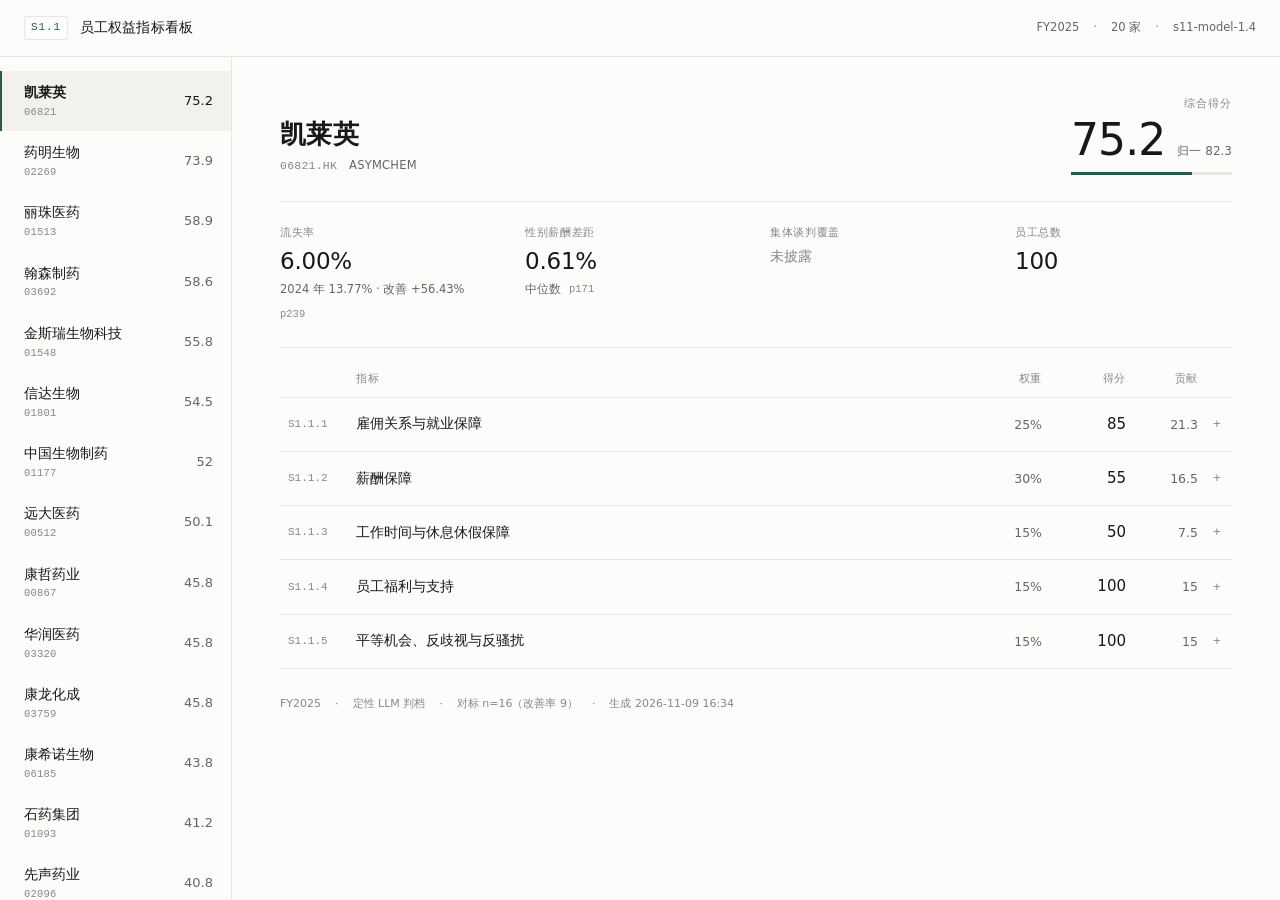
<file: web/index.html>
<!doctype html>
<html lang="zh-CN">
<head>
<meta charset="utf-8">
<meta name="viewport" content="width=device-width, initial-scale=1">
<title>S1.1 员工权益 · 指标看板</title>
<link rel="stylesheet" href="styles.css">
</head>
<body>
<header class="topbar">
  <div class="brand">
    <span class="brand-code">S1.1</span>
    <span class="brand-title">员工权益指标看板</span>
  </div>
  <div class="topbar-meta" id="meta"></div>
</header>

<div class="shell">
  <nav class="rail" id="rail" aria-label="公司列表"></nav>
  <main class="main" id="main"></main>
</div>

<script src="data.js"></script>
<script src="app.js"></script>
</body>
</html>
</file>
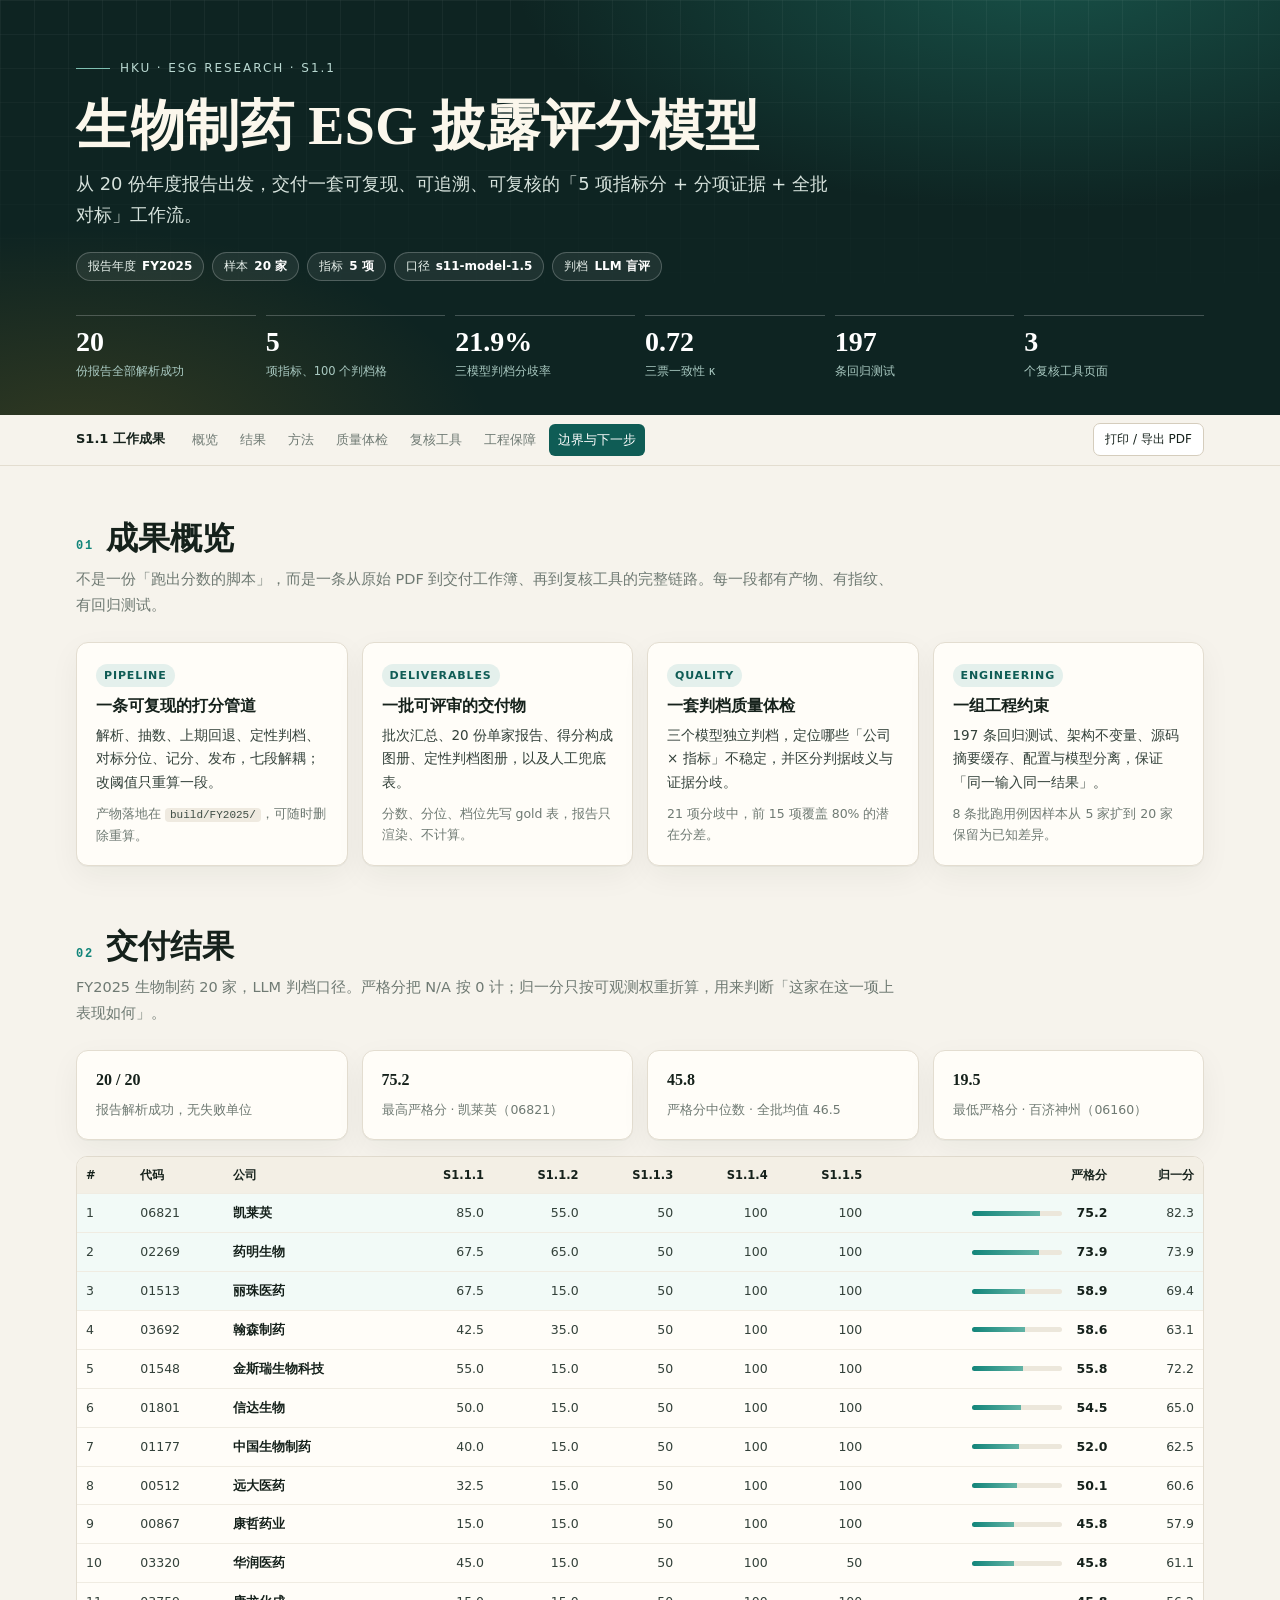
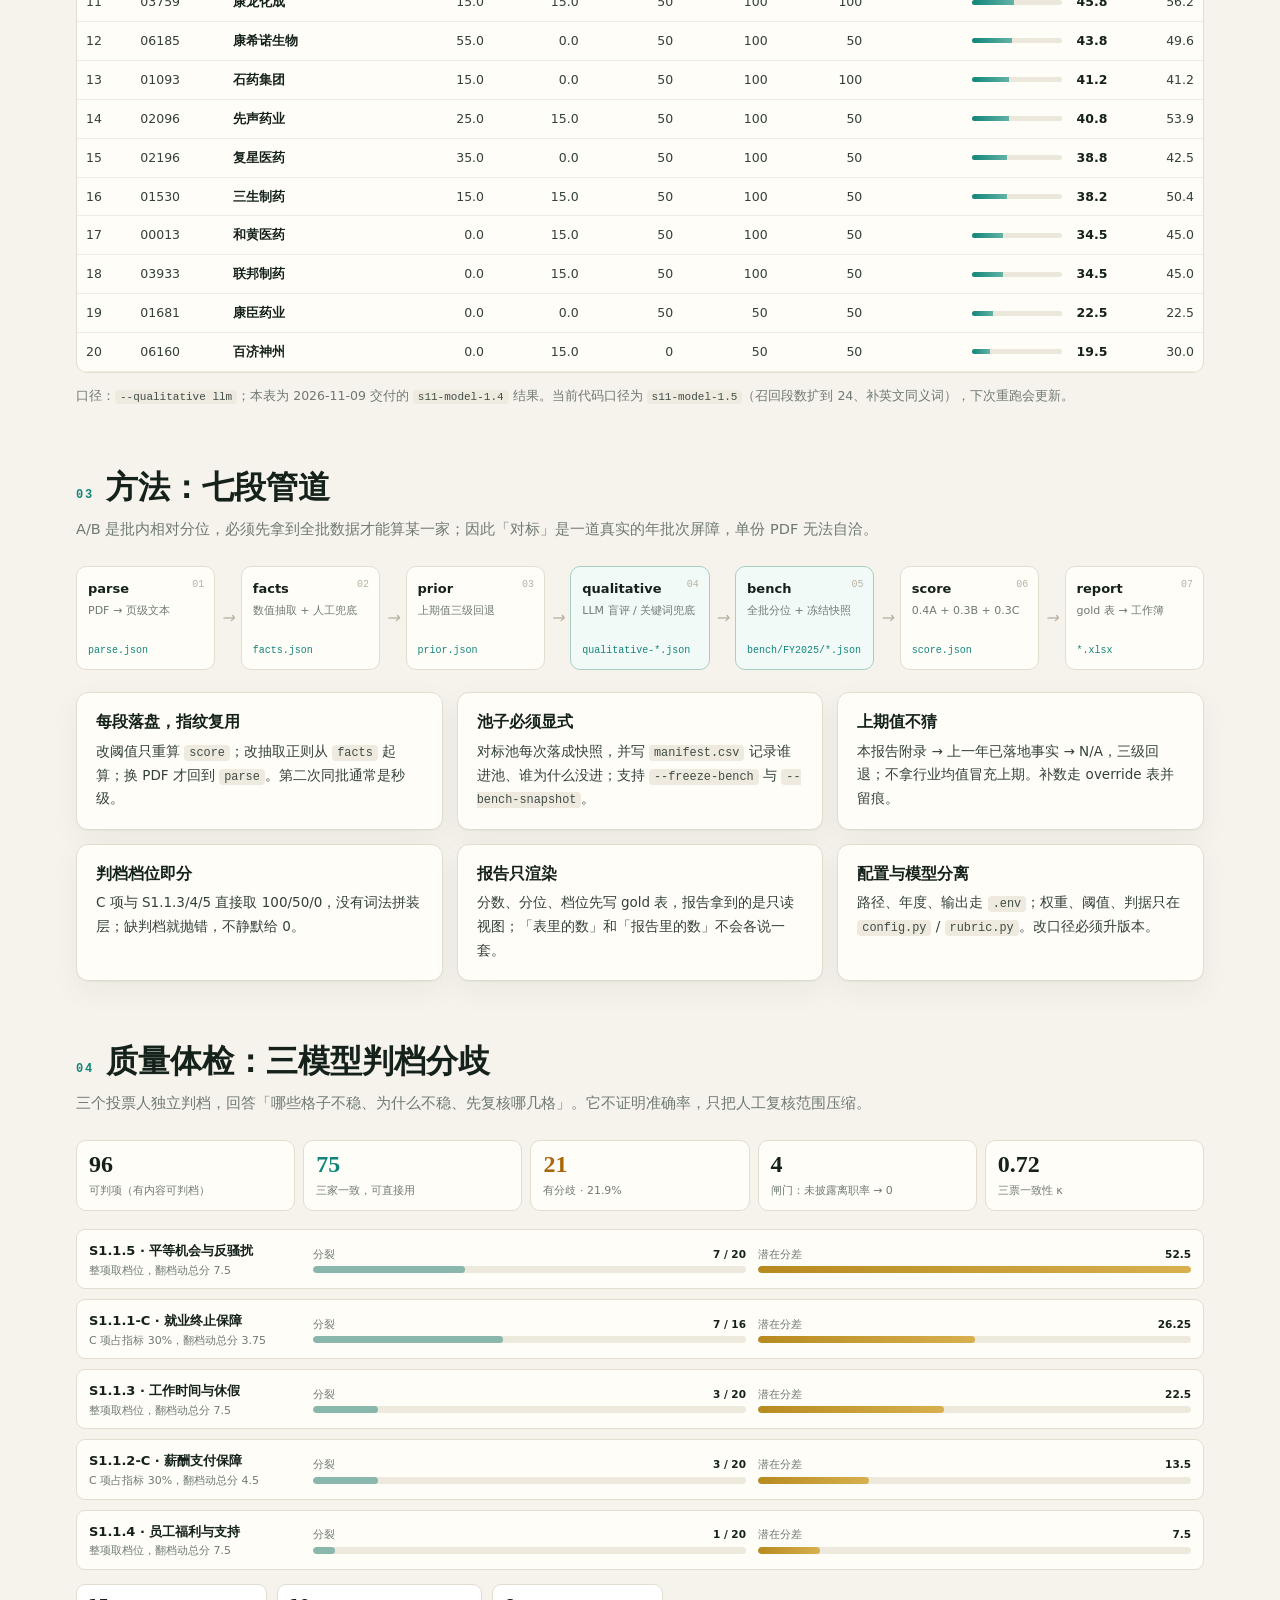
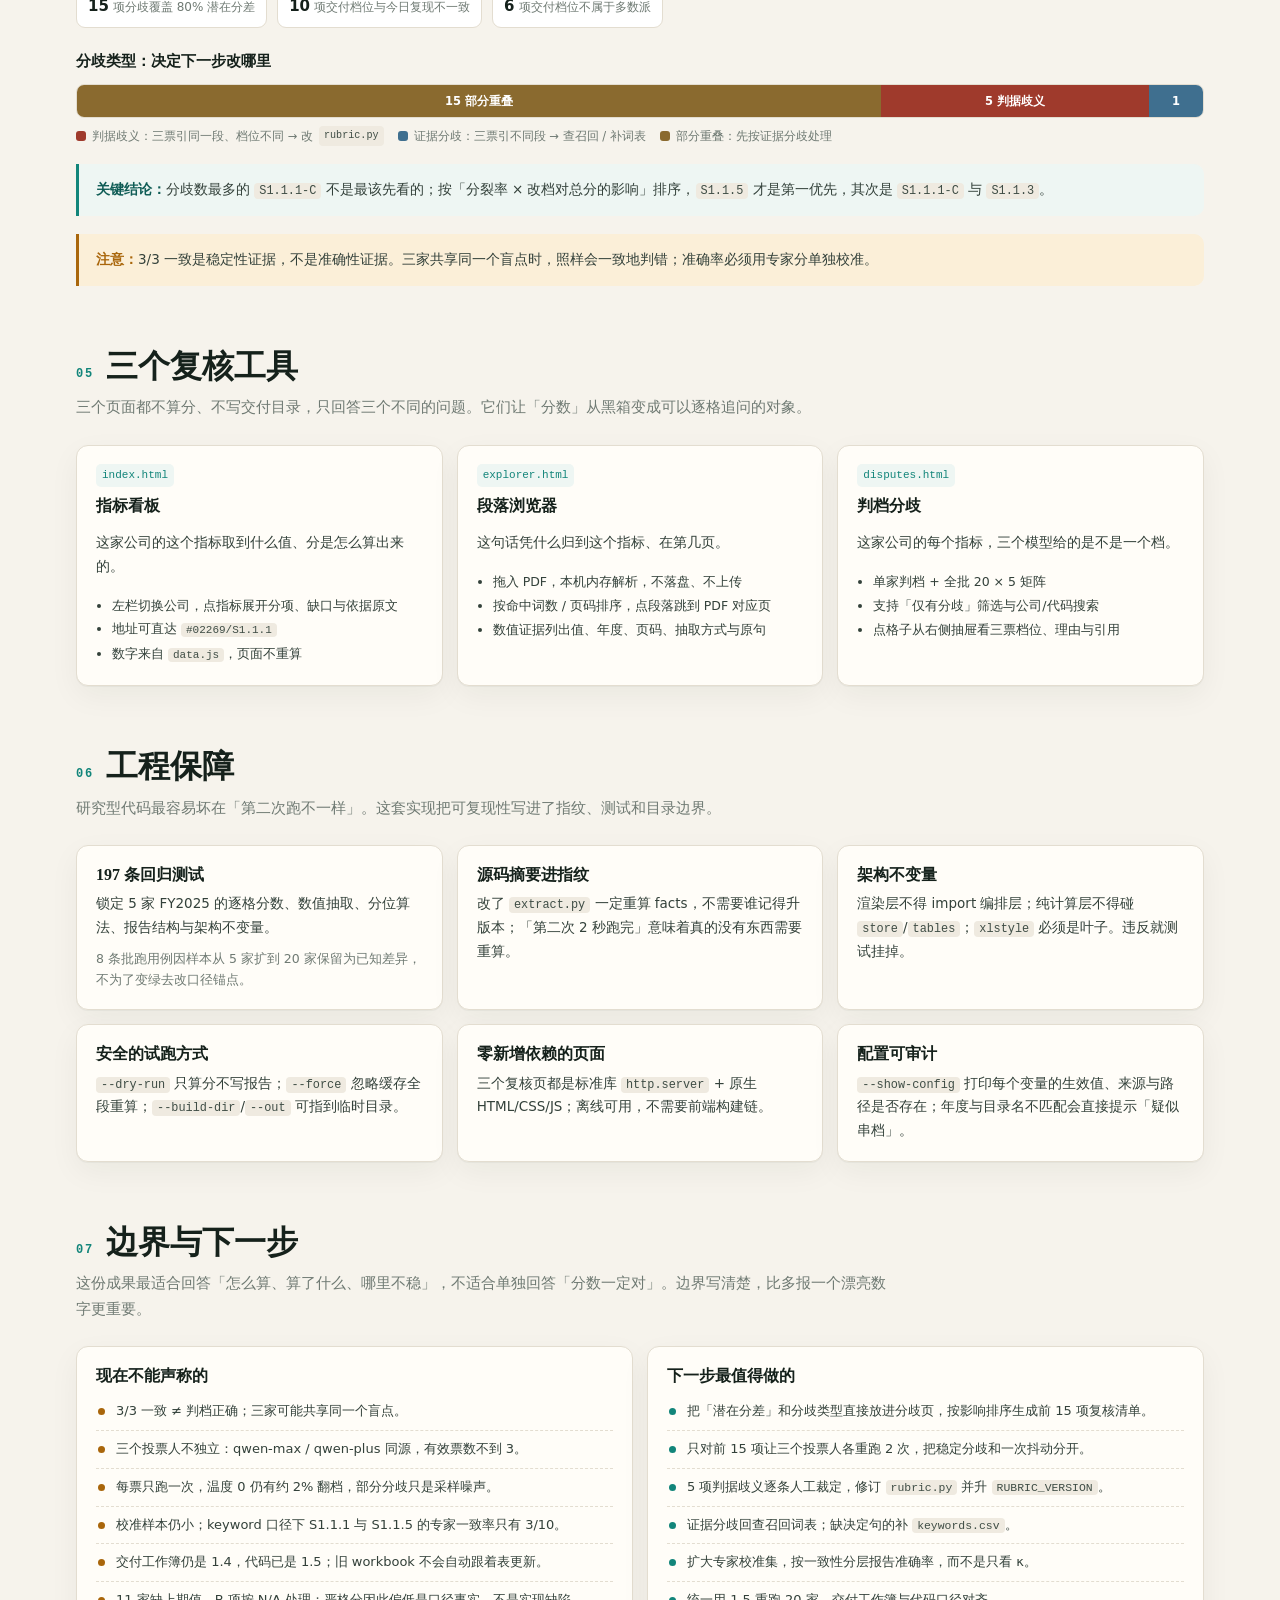
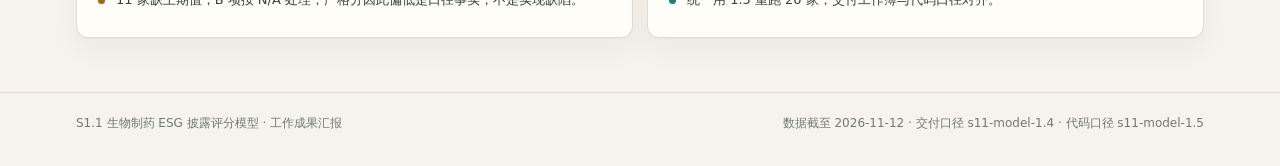
<file: web/achievements.html>
<!DOCTYPE html>
<html lang="zh-CN">
<head>
<meta charset="utf-8">
<meta name="viewport" content="width=device-width, initial-scale=1">
<title>S1.1 工作成果 · 生物制药 ESG 披露评分模型</title>
<style>
:root{
  --paper:#f6f3ec; --card:#fffdf8; --ink:#15211b; --body:#33413a; --muted:#6f7a73;
  --line:#e3ddd0; --line2:#d5cdbd;
  --teal:#0f5c55; --teal2:#12857a; --teal-soft:#e4f0ec;
  --amber:#a9660b; --amber-soft:#fbefd8;
  --red:#9f3a2c; --red-soft:#f8e4df;
  --gold:#b78a1f;
  --shadow:0 1px 0 rgba(21,33,27,.04),0 10px 30px rgba(21,33,27,.05);
}
*{box-sizing:border-box}
html{scroll-behavior:smooth}
body{margin:0;background:var(--paper);color:var(--body);
  font:15px/1.75 "Microsoft YaHei","PingFang SC","Segoe UI",system-ui,sans-serif;
  font-feature-settings:"tnum";-webkit-font-smoothing:antialiased}
h1,h2,h3{font-family:"Songti SC","SimSun",Georgia,serif;color:var(--ink);font-weight:700}
a{color:var(--teal);text-decoration:none}
code{font-family:"Cascadia Mono","Consolas",monospace;font-size:.88em;
  background:#efeae0;border-radius:4px;padding:1px 5px;color:#3f4d45}
.container{max-width:1180px;margin:0 auto;padding:0 26px}

/* 顶部 */
.hero{position:relative;overflow:hidden;color:#f7f3e8;
  background:
    radial-gradient(900px 420px at 82% -10%,rgba(32,120,105,.55),transparent 60%),
    radial-gradient(700px 380px at 6% 110%,rgba(183,138,31,.22),transparent 60%),
    #0e2422}
.hero::after{content:"";position:absolute;inset:0;pointer-events:none;opacity:.16;
  background-image:linear-gradient(rgba(255,255,255,.28) 1px,transparent 1px),
    linear-gradient(90deg,rgba(255,255,255,.28) 1px,transparent 1px);
  background-size:34px 34px;mask-image:linear-gradient(to bottom,black,transparent 75%)}
.hero .container{position:relative;z-index:1;padding-top:58px;padding-bottom:34px}
.eyebrow{display:flex;align-items:center;gap:10px;font-size:12px;letter-spacing:.16em;
  text-transform:uppercase;color:#b9d8d1}
.eyebrow::before{content:"";width:34px;height:1px;background:#7fc0b2}
.hero h1{margin:16px 0 10px;font-size:clamp(30px,4.4vw,54px);line-height:1.16;
  color:#fbf7ec;letter-spacing:.01em}
.hero .lead{max-width:760px;margin:0;color:#d7e3dd;font-size:clamp(15px,1.4vw,18px)}
.hero-meta{display:flex;flex-wrap:wrap;gap:8px;margin-top:22px}
.chip{display:inline-flex;align-items:center;gap:6px;border:1px solid rgba(255,255,255,.22);
  background:rgba(255,255,255,.07);color:#e8f1ec;border-radius:999px;
  padding:3px 11px;font-size:12px;white-space:nowrap}
.chip b{color:#fff;font-weight:600}
.kpis{display:grid;grid-template-columns:repeat(6,minmax(0,1fr));gap:10px;
  margin-top:34px}
.kpi{border-top:1px solid rgba(255,255,255,.22);padding-top:10px;min-width:0}
.kpi b{display:block;font-size:clamp(20px,2.2vw,28px);line-height:1.15;color:#fff;
  font-family:"Songti SC","SimSun",Georgia,serif}
.kpi span{display:block;font-size:11.5px;color:#a9c9c1;margin-top:2px;white-space:nowrap;
  overflow:hidden;text-overflow:ellipsis}

/* 导航 */
.nav{position:sticky;top:0;z-index:30;background:rgba(246,243,236,.94);
  border-bottom:1px solid var(--line);backdrop-filter:blur(10px)}
.nav .container{display:flex;align-items:center;gap:18px;min-height:50px}
.nav .brand{font-weight:700;color:var(--ink);font-size:13px;white-space:nowrap}
.nav .links{display:flex;gap:4px;overflow:auto;scrollbar-width:none}
.nav .links::-webkit-scrollbar{display:none}
.nav a{font-size:12.5px;color:var(--muted);padding:5px 9px;border-radius:6px;white-space:nowrap}
.nav a:hover{background:#ede8dc;color:var(--ink)}
.nav a.on{background:var(--teal);color:#fff}
.print-btn{margin-left:auto;border:1px solid var(--line2);background:#fff;color:var(--ink);
  border-radius:7px;padding:5px 11px;font:inherit;font-size:12px;cursor:pointer;white-space:nowrap}
.print-btn:hover{border-color:var(--teal);color:var(--teal)}

/* 通用版式 */
main{padding:10px 0 30px}
section{padding:52px 0 8px;scroll-margin-top:64px}
.sec-head{display:flex;align-items:baseline;gap:12px;margin-bottom:8px}
.sec-no{font-size:12px;letter-spacing:.14em;color:var(--teal2);font-weight:700;
  font-family:"Cascadia Mono","Consolas",monospace}
.sec-head h2{margin:0;font-size:clamp(23px,2.6vw,32px);line-height:1.3}
.sec-lead{max-width:820px;margin:0 0 24px;color:var(--muted);font-size:14.5px}
.grid{display:grid;gap:14px}
.g2{grid-template-columns:repeat(2,minmax(0,1fr))}
.g3{grid-template-columns:repeat(3,minmax(0,1fr))}
.g4{grid-template-columns:repeat(4,minmax(0,1fr))}
.card{background:var(--card);border:1px solid var(--line);border-radius:12px;
  padding:18px 19px;box-shadow:var(--shadow)}
.card h3{margin:0 0 6px;font-size:16px;line-height:1.4}
.card p{margin:0;color:var(--body);font-size:13.5px}
.card .small{color:var(--muted);font-size:12.5px;margin-top:8px}
.tagline{display:inline-block;font-size:11px;letter-spacing:.08em;color:var(--teal);
  background:var(--teal-soft);border-radius:999px;padding:2px 8px;margin-bottom:8px;
  font-weight:700}
.note{color:var(--muted);font-size:12.5px;margin:12px 0 0}
.callout{border-left:3px solid var(--teal2);background:#eef6f3;border-radius:0 10px 10px 0;
  padding:14px 17px;margin:18px 0 0;font-size:13.5px}
.callout b{color:var(--teal)}
.warn{border-left-color:var(--amber);background:var(--amber-soft)}
.warn b{color:var(--amber)}

/* 管道 */
.pipe{display:flex;align-items:stretch;gap:6px;overflow:auto;padding-bottom:6px}
.pipe-step{flex:1 0 128px;background:var(--card);border:1px solid var(--line);
  border-radius:10px;padding:11px 11px 10px;position:relative}
.pipe-step b{display:block;font-size:13px;color:var(--ink)}
.pipe-step small{display:block;color:var(--muted);font-size:11px;line-height:1.45;
  margin-top:2px;min-height:32px}
.pipe-step em{display:block;font-style:normal;font-family:"Cascadia Mono","Consolas",monospace;
  font-size:10px;color:var(--teal2);margin-top:7px;word-break:break-all}
.pipe-step span{position:absolute;top:9px;right:10px;font-size:10px;color:#b9b2a2;
  font-family:"Cascadia Mono","Consolas",monospace}
.pipe .arrow{align-self:center;color:#b9b2a2;font-size:16px;flex:none}
.pipe-step.hot{border-color:#a9cfc5;background:#f2faf7}

/* 表格 */
.table-wrap{overflow:auto;border:1px solid var(--line);border-radius:11px;background:var(--card)}
table{border-collapse:separate;border-spacing:0;width:100%;font-size:12.5px;
  font-variant-numeric:tabular-nums}
th,td{padding:8px 9px;border-bottom:1px solid #f0ece2;text-align:right;white-space:nowrap}
th{position:sticky;top:0;background:#f3efe5;color:var(--ink);font-weight:700;
  font-size:11.5px;z-index:2}
th:first-child,td:first-child,th:nth-child(2),td:nth-child(2),
th:nth-child(3),td:nth-child(3){text-align:left}
tbody tr:hover td{background:#fbf8f1}
tbody tr.top td{background:#f2faf7}
td.name{font-weight:600;color:var(--ink)}
td.total{min-width:150px}
.scoreline{display:flex;align-items:center;gap:7px;justify-content:flex-end}
.scoreline .bar{width:90px;height:5px;background:#ece7db;border-radius:4px;overflow:hidden}
.scoreline .bar i{display:block;height:100%;background:linear-gradient(90deg,#12857a,#62b3a5)}
.scoreline b{font-size:12.5px;color:var(--ink);min-width:38px;text-align:right}
.scoreline span{font-size:11px;color:var(--muted);min-width:34px;text-align:right}

/* 分歧 */
.stat-strip{display:grid;grid-template-columns:repeat(5,minmax(0,1fr));gap:8px;margin-bottom:18px}
.stat{background:var(--card);border:1px solid var(--line);border-radius:10px;padding:10px 12px}
.stat b{display:block;font-size:24px;line-height:1.1;color:var(--ink);
  font-family:"Songti SC","SimSun",Georgia,serif}
.stat span{display:block;font-size:11px;color:var(--muted);margin-top:3px;white-space:nowrap;
  overflow:hidden;text-overflow:ellipsis}
.stat.sp b{color:var(--amber)}
.stat.good b{color:var(--teal2)}
.split-list{display:grid;gap:10px}
.split-row{display:grid;grid-template-columns:210px 1fr;gap:14px;align-items:center;
  padding:10px 12px;background:var(--card);border:1px solid var(--line);border-radius:9px}
.split-name b{display:block;font-size:13px;color:var(--ink)}
.split-name small{display:block;color:var(--muted);font-size:11px;line-height:1.4}
.split-metrics{display:grid;grid-template-columns:1fr 1fr;gap:12px}
.metric span{display:flex;justify-content:space-between;font-size:10.5px;color:var(--muted);
  margin-bottom:3px}
.metric span b{color:var(--ink);font-weight:700}
.metric .bar{height:7px;background:#eee9dd;border-radius:5px;overflow:hidden}
.metric .bar i{display:block;height:100%;background:#8ab7ac;border-radius:5px}
.metric.impact .bar i{background:linear-gradient(90deg,#b78a1f,#d8b04f)}
.typebar{display:flex;height:34px;border-radius:8px;overflow:hidden;border:1px solid var(--line);
  background:#fff;margin:4px 0 8px}
.typebar i{display:flex;align-items:center;justify-content:center;font-style:normal;
  font-size:11.5px;font-weight:700;color:#fff;min-width:0}
.typebar .mixed{background:#8a6a2f}
.typebar .rubric{background:#9f3a2c}
.typebar .evidence{background:#3f6f8f}
.legend{display:flex;flex-wrap:wrap;gap:14px;font-size:11.5px;color:var(--muted)}
.legend span{display:inline-flex;align-items:center;gap:6px}
.legend i{width:10px;height:10px;border-radius:3px;display:inline-block}
.legend .mixed{background:#8a6a2f}.legend .rubric{background:#9f3a2c}
.legend .evidence{background:#3f6f8f}
.impact-line{display:flex;gap:10px;flex-wrap:wrap;margin-top:14px}
.impact-pill{border:1px solid var(--line);background:#fff;border-radius:9px;padding:8px 11px;
  font-size:12px;color:var(--muted)}
.impact-pill b{color:var(--ink);font-size:15px;margin-right:4px}

/* 工具 */
.tool{display:flex;flex-direction:column;gap:8px}
.tool .url{font-family:"Cascadia Mono","Consolas",monospace;font-size:11px;color:var(--teal2);
  background:#eef6f3;border-radius:5px;padding:2px 6px;align-self:flex-start}
.tool ul{margin:6px 0 0;padding-left:16px;color:var(--body);font-size:12.5px}
.tool li{margin:2px 0}

/* 边界 */
.two-col{display:grid;grid-template-columns:1fr 1fr;gap:14px}
.list{list-style:none;margin:0;padding:0}
.list li{position:relative;padding:7px 0 7px 20px;border-bottom:1px dashed var(--line);
  font-size:13px}
.list li:last-child{border-bottom:0}
.list li::before{content:"";position:absolute;left:2px;top:15px;width:7px;height:7px;
  border-radius:50%;background:var(--teal2)}
.list.limit li::before{background:var(--amber)}

/* 页脚 */
footer{border-top:1px solid var(--line);margin-top:46px;padding:20px 0 34px;
  color:var(--muted);font-size:12px}
footer .container{display:flex;justify-content:space-between;gap:12px;flex-wrap:wrap}

@media (max-width:980px){
  .kpis{grid-template-columns:repeat(3,minmax(0,1fr))}
  .g4{grid-template-columns:repeat(2,minmax(0,1fr))}
  .g3{grid-template-columns:repeat(2,minmax(0,1fr))}
  .stat-strip{grid-template-columns:repeat(3,minmax(0,1fr))}
}
@media (max-width:700px){
  .container{padding:0 16px}
  .hero .container{padding-top:40px}
  .kpis{grid-template-columns:repeat(2,minmax(0,1fr))}
  .g2,.g3,.two-col{grid-template-columns:1fr}
  .g4{grid-template-columns:repeat(2,minmax(0,1fr))}
  .stat-strip{grid-template-columns:repeat(2,minmax(0,1fr))}
  .split-row{grid-template-columns:1fr}
  .nav .brand{display:none}
  section{padding-top:42px}
}
@media print{
  body{background:#fff}
  .nav,.print-btn{display:none!important}
  .hero{background:#0e2422!important;-webkit-print-color-adjust:exact;print-color-adjust:exact}
  .card,.stat,.split-row,.table-wrap{box-shadow:none}
  section{break-inside:avoid;padding-top:26px}
  .pipe{overflow:visible;flex-wrap:wrap}
  .pipe .arrow{display:none}
}
</style>
</head>
<body>

<header class="hero">
  <div class="container">
    <div class="eyebrow">HKU · ESG Research · S1.1</div>
    <h1>生物制药 ESG 披露评分模型</h1>
    <p class="lead">从 20 份年度报告出发，交付一套可复现、可追溯、可复核的「5 项指标分 + 分项证据 + 全批对标」工作流。</p>
    <div class="hero-meta">
      <span class="chip">报告年度 <b>FY2025</b></span>
      <span class="chip">样本 <b>20 家</b></span>
      <span class="chip">指标 <b>5 项</b></span>
      <span class="chip">口径 <b>s11-model-1.5</b></span>
      <span class="chip">判档 <b>LLM 盲评</b></span>
    </div>
    <div class="kpis">
      <div class="kpi"><b>20</b><span>份报告全部解析成功</span></div>
      <div class="kpi"><b>5</b><span>项指标、100 个判档格</span></div>
      <div class="kpi"><b>21.9%</b><span>三模型判档分歧率</span></div>
      <div class="kpi"><b>0.72</b><span>三票一致性 κ</span></div>
      <div class="kpi"><b>197</b><span>条回归测试</span></div>
      <div class="kpi"><b>3</b><span>个复核工具页面</span></div>
    </div>
  </div>
</header>

<nav class="nav" aria-label="章节导航">
  <div class="container">
    <span class="brand">S1.1 工作成果</span>
    <div class="links">
      <a href="#overview" class="on">概览</a>
      <a href="#results">结果</a>
      <a href="#method">方法</a>
      <a href="#quality">质量体检</a>
      <a href="#tools">复核工具</a>
      <a href="#engineering">工程保障</a>
      <a href="#limits">边界与下一步</a>
    </div>
    <button class="print-btn" onclick="window.print()">打印 / 导出 PDF</button>
  </div>
</nav>

<main class="container">

  <section id="overview">
    <div class="sec-head"><span class="sec-no">01</span><h2>成果概览</h2></div>
    <p class="sec-lead">不是一份「跑出分数的脚本」，而是一条从原始 PDF 到交付工作簿、再到复核工具的完整链路。每一段都有产物、有指纹、有回归测试。</p>
    <div class="grid g4">
      <div class="card">
        <span class="tagline">PIPELINE</span>
        <h3>一条可复现的打分管道</h3>
        <p>解析、抽数、上期回退、定性判档、对标分位、记分、发布，七段解耦；改阈值只重算一段。</p>
        <p class="small">产物落地在 <code>build/FY2025/</code>，可随时删除重算。</p>
      </div>
      <div class="card">
        <span class="tagline">DELIVERABLES</span>
        <h3>一批可评审的交付物</h3>
        <p>批次汇总、20 份单家报告、得分构成图册、定性判档图册，以及人工兜底表。</p>
        <p class="small">分数、分位、档位先写 gold 表，报告只渲染、不计算。</p>
      </div>
      <div class="card">
        <span class="tagline">QUALITY</span>
        <h3>一套判档质量体检</h3>
        <p>三个模型独立判档，定位哪些「公司 × 指标」不稳定，并区分判据歧义与证据分歧。</p>
        <p class="small">21 项分歧中，前 15 项覆盖 80% 的潜在分差。</p>
      </div>
      <div class="card">
        <span class="tagline">ENGINEERING</span>
        <h3>一组工程约束</h3>
        <p>197 条回归测试、架构不变量、源码摘要缓存、配置与模型分离，保证「同一输入同一结果」。</p>
        <p class="small">8 条批跑用例因样本从 5 家扩到 20 家保留为已知差异。</p>
      </div>
    </div>
  </section>

  <section id="results">
    <div class="sec-head"><span class="sec-no">02</span><h2>交付结果</h2></div>
    <p class="sec-lead">FY2025 生物制药 20 家，LLM 判档口径。严格分把 N/A 按 0 计；归一分只按可观测权重折算，用来判断「这家在这一项上表现如何」。</p>
    <div class="grid g4" style="margin-bottom:16px">
      <div class="card"><h3>20 / 20</h3><p class="small">报告解析成功，无失败单位</p></div>
      <div class="card"><h3>75.2</h3><p class="small">最高严格分 · 凯莱英（06821）</p></div>
      <div class="card"><h3>45.8</h3><p class="small">严格分中位数 · 全批均值 46.5</p></div>
      <div class="card"><h3>19.5</h3><p class="small">最低严格分 · 百济神州（06160）</p></div>
    </div>
    <div class="table-wrap">
      <table>
        <thead><tr>
          <th>#</th><th>代码</th><th>公司</th>
          <th>S1.1.1</th><th>S1.1.2</th><th>S1.1.3</th><th>S1.1.4</th><th>S1.1.5</th>
          <th>严格分</th><th>归一分</th>
        </tr></thead>
        <tbody>
          <tr class="top"><td>1</td><td>06821</td><td class="name">凯莱英</td><td>85.0</td><td>55.0</td><td>50</td><td>100</td><td>100</td><td class="total"><div class="scoreline"><div class="bar"><i style="width:75.2%"></i></div><b>75.2</b></div></td><td>82.3</td></tr>
          <tr class="top"><td>2</td><td>02269</td><td class="name">药明生物</td><td>67.5</td><td>65.0</td><td>50</td><td>100</td><td>100</td><td class="total"><div class="scoreline"><div class="bar"><i style="width:73.9%"></i></div><b>73.9</b></div></td><td>73.9</td></tr>
          <tr class="top"><td>3</td><td>01513</td><td class="name">丽珠医药</td><td>67.5</td><td>15.0</td><td>50</td><td>100</td><td>100</td><td class="total"><div class="scoreline"><div class="bar"><i style="width:58.9%"></i></div><b>58.9</b></div></td><td>69.4</td></tr>
          <tr><td>4</td><td>03692</td><td class="name">翰森制药</td><td>42.5</td><td>35.0</td><td>50</td><td>100</td><td>100</td><td class="total"><div class="scoreline"><div class="bar"><i style="width:58.6%"></i></div><b>58.6</b></div></td><td>63.1</td></tr>
          <tr><td>5</td><td>01548</td><td class="name">金斯瑞生物科技</td><td>55.0</td><td>15.0</td><td>50</td><td>100</td><td>100</td><td class="total"><div class="scoreline"><div class="bar"><i style="width:55.8%"></i></div><b>55.8</b></div></td><td>72.2</td></tr>
          <tr><td>6</td><td>01801</td><td class="name">信达生物</td><td>50.0</td><td>15.0</td><td>50</td><td>100</td><td>100</td><td class="total"><div class="scoreline"><div class="bar"><i style="width:54.5%"></i></div><b>54.5</b></div></td><td>65.0</td></tr>
          <tr><td>7</td><td>01177</td><td class="name">中国生物制药</td><td>40.0</td><td>15.0</td><td>50</td><td>100</td><td>100</td><td class="total"><div class="scoreline"><div class="bar"><i style="width:52.0%"></i></div><b>52.0</b></div></td><td>62.5</td></tr>
          <tr><td>8</td><td>00512</td><td class="name">远大医药</td><td>32.5</td><td>15.0</td><td>50</td><td>100</td><td>100</td><td class="total"><div class="scoreline"><div class="bar"><i style="width:50.1%"></i></div><b>50.1</b></div></td><td>60.6</td></tr>
          <tr><td>9</td><td>00867</td><td class="name">康哲药业</td><td>15.0</td><td>15.0</td><td>50</td><td>100</td><td>100</td><td class="total"><div class="scoreline"><div class="bar"><i style="width:45.8%"></i></div><b>45.8</b></div></td><td>57.9</td></tr>
          <tr><td>10</td><td>03320</td><td class="name">华润医药</td><td>45.0</td><td>15.0</td><td>50</td><td>100</td><td>50</td><td class="total"><div class="scoreline"><div class="bar"><i style="width:45.8%"></i></div><b>45.8</b></div></td><td>61.1</td></tr>
          <tr><td>11</td><td>03759</td><td class="name">康龙化成</td><td>15.0</td><td>15.0</td><td>50</td><td>100</td><td>100</td><td class="total"><div class="scoreline"><div class="bar"><i style="width:45.8%"></i></div><b>45.8</b></div></td><td>56.2</td></tr>
          <tr><td>12</td><td>06185</td><td class="name">康希诺生物</td><td>55.0</td><td>0.0</td><td>50</td><td>100</td><td>50</td><td class="total"><div class="scoreline"><div class="bar"><i style="width:43.8%"></i></div><b>43.8</b></div></td><td>49.6</td></tr>
          <tr><td>13</td><td>01093</td><td class="name">石药集团</td><td>15.0</td><td>0.0</td><td>50</td><td>100</td><td>100</td><td class="total"><div class="scoreline"><div class="bar"><i style="width:41.2%"></i></div><b>41.2</b></div></td><td>41.2</td></tr>
          <tr><td>14</td><td>02096</td><td class="name">先声药业</td><td>25.0</td><td>15.0</td><td>50</td><td>100</td><td>50</td><td class="total"><div class="scoreline"><div class="bar"><i style="width:40.8%"></i></div><b>40.8</b></div></td><td>53.9</td></tr>
          <tr><td>15</td><td>02196</td><td class="name">复星医药</td><td>35.0</td><td>0.0</td><td>50</td><td>100</td><td>50</td><td class="total"><div class="scoreline"><div class="bar"><i style="width:38.8%"></i></div><b>38.8</b></div></td><td>42.5</td></tr>
          <tr><td>16</td><td>01530</td><td class="name">三生制药</td><td>15.0</td><td>15.0</td><td>50</td><td>100</td><td>50</td><td class="total"><div class="scoreline"><div class="bar"><i style="width:38.2%"></i></div><b>38.2</b></div></td><td>50.4</td></tr>
          <tr><td>17</td><td>00013</td><td class="name">和黄医药</td><td>0.0</td><td>15.0</td><td>50</td><td>100</td><td>50</td><td class="total"><div class="scoreline"><div class="bar"><i style="width:34.5%"></i></div><b>34.5</b></div></td><td>45.0</td></tr>
          <tr><td>18</td><td>03933</td><td class="name">联邦制药</td><td>0.0</td><td>15.0</td><td>50</td><td>100</td><td>50</td><td class="total"><div class="scoreline"><div class="bar"><i style="width:34.5%"></i></div><b>34.5</b></div></td><td>45.0</td></tr>
          <tr><td>19</td><td>01681</td><td class="name">康臣药业</td><td>0.0</td><td>0.0</td><td>50</td><td>50</td><td>50</td><td class="total"><div class="scoreline"><div class="bar"><i style="width:22.5%"></i></div><b>22.5</b></div></td><td>22.5</td></tr>
          <tr><td>20</td><td>06160</td><td class="name">百济神州</td><td>0.0</td><td>15.0</td><td>0</td><td>50</td><td>50</td><td class="total"><div class="scoreline"><div class="bar"><i style="width:19.5%"></i></div><b>19.5</b></div></td><td>30.0</td></tr>
        </tbody>
      </table>
    </div>
    <p class="note">口径：<code>--qualitative llm</code>；本表为 2026-11-09 交付的 <code>s11-model-1.4</code> 结果。当前代码口径为 <code>s11-model-1.5</code>（召回段数扩到 24、补英文同义词），下次重跑会更新。</p>
  </section>

  <section id="method">
    <div class="sec-head"><span class="sec-no">03</span><h2>方法：七段管道</h2></div>
    <p class="sec-lead">A/B 是批内相对分位，必须先拿到全批数据才能算某一家；因此「对标」是一道真实的年批次屏障，单份 PDF 无法自洽。</p>
    <div class="pipe" aria-label="打分管道">
      <div class="pipe-step"><span>01</span><b>parse</b><small>PDF → 页级文本</small><em>parse.json</em></div>
      <i class="arrow">→</i>
      <div class="pipe-step"><span>02</span><b>facts</b><small>数值抽取 + 人工兜底</small><em>facts.json</em></div>
      <i class="arrow">→</i>
      <div class="pipe-step"><span>03</span><b>prior</b><small>上期值三级回退</small><em>prior.json</em></div>
      <i class="arrow">→</i>
      <div class="pipe-step hot"><span>04</span><b>qualitative</b><small>LLM 盲评 / 关键词兜底</small><em>qualitative-*.json</em></div>
      <i class="arrow">→</i>
      <div class="pipe-step hot"><span>05</span><b>bench</b><small>全批分位 + 冻结快照</small><em>bench/FY2025/*.json</em></div>
      <i class="arrow">→</i>
      <div class="pipe-step"><span>06</span><b>score</b><small>0.4A + 0.3B + 0.3C</small><em>score.json</em></div>
      <i class="arrow">→</i>
      <div class="pipe-step"><span>07</span><b>report</b><small>gold 表 → 工作簿</small><em>*.xlsx</em></div>
    </div>
    <div class="grid g3" style="margin-top:16px">
      <div class="card"><h3>每段落盘，指纹复用</h3><p>改阈值只重算 <code>score</code>；改抽取正则从 <code>facts</code> 起算；换 PDF 才回到 <code>parse</code>。第二次同批通常是秒级。</p></div>
      <div class="card"><h3>池子必须显式</h3><p>对标池每次落成快照，并写 <code>manifest.csv</code> 记录谁进池、谁为什么没进；支持 <code>--freeze-bench</code> 与 <code>--bench-snapshot</code>。</p></div>
      <div class="card"><h3>上期值不猜</h3><p>本报告附录 → 上一年已落地事实 → N/A，三级回退；不拿行业均值冒充上期。补数走 override 表并留痕。</p></div>
      <div class="card"><h3>判档档位即分</h3><p>C 项与 S1.1.3/4/5 直接取 100/50/0，没有词法拼装层；缺判档就抛错，不静默给 0。</p></div>
      <div class="card"><h3>报告只渲染</h3><p>分数、分位、档位先写 gold 表，报告拿到的是只读视图；「表里的数」和「报告里的数」不会各说一套。</p></div>
      <div class="card"><h3>配置与模型分离</h3><p>路径、年度、输出走 <code>.env</code>；权重、阈值、判据只在 <code>config.py</code> / <code>rubric.py</code>。改口径必须升版本。</p></div>
    </div>
  </section>

  <section id="quality">
    <div class="sec-head"><span class="sec-no">04</span><h2>质量体检：三模型判档分歧</h2></div>
    <p class="sec-lead">三个投票人独立判档，回答「哪些格子不稳、为什么不稳、先复核哪几格」。它不证明准确率，只把人工复核范围压缩。</p>
    <div class="stat-strip">
      <div class="stat"><b>96</b><span>可判项（有内容可判档）</span></div>
      <div class="stat good"><b>75</b><span>三家一致，可直接用</span></div>
      <div class="stat sp"><b>21</b><span>有分歧 · 21.9%</span></div>
      <div class="stat"><b>4</b><span>闸门：未披露离职率 → 0</span></div>
      <div class="stat"><b>0.72</b><span>三票一致性 κ</span></div>
    </div>
    <div class="split-list">
      <div class="split-row">
        <div class="split-name"><b>S1.1.5 · 平等机会与反骚扰</b><small>整项取档位，翻档动总分 7.5</small></div>
        <div class="split-metrics">
          <div class="metric"><span>分裂 <b>7 / 20</b></span><div class="bar"><i style="width:35%"></i></div></div>
          <div class="metric impact"><span>潜在分差 <b>52.5</b></span><div class="bar"><i style="width:100%"></i></div></div>
        </div>
      </div>
      <div class="split-row">
        <div class="split-name"><b>S1.1.1-C · 就业终止保障</b><small>C 项占指标 30%，翻档动总分 3.75</small></div>
        <div class="split-metrics">
          <div class="metric"><span>分裂 <b>7 / 16</b></span><div class="bar"><i style="width:43.8%"></i></div></div>
          <div class="metric impact"><span>潜在分差 <b>26.25</b></span><div class="bar"><i style="width:50%"></i></div></div>
        </div>
      </div>
      <div class="split-row">
        <div class="split-name"><b>S1.1.3 · 工作时间与休假</b><small>整项取档位，翻档动总分 7.5</small></div>
        <div class="split-metrics">
          <div class="metric"><span>分裂 <b>3 / 20</b></span><div class="bar"><i style="width:15%"></i></div></div>
          <div class="metric impact"><span>潜在分差 <b>22.5</b></span><div class="bar"><i style="width:42.9%"></i></div></div>
        </div>
      </div>
      <div class="split-row">
        <div class="split-name"><b>S1.1.2-C · 薪酬支付保障</b><small>C 项占指标 30%，翻档动总分 4.5</small></div>
        <div class="split-metrics">
          <div class="metric"><span>分裂 <b>3 / 20</b></span><div class="bar"><i style="width:15%"></i></div></div>
          <div class="metric impact"><span>潜在分差 <b>13.5</b></span><div class="bar"><i style="width:25.7%"></i></div></div>
        </div>
      </div>
      <div class="split-row">
        <div class="split-name"><b>S1.1.4 · 员工福利与支持</b><small>整项取档位，翻档动总分 7.5</small></div>
        <div class="split-metrics">
          <div class="metric"><span>分裂 <b>1 / 20</b></span><div class="bar"><i style="width:5%"></i></div></div>
          <div class="metric impact"><span>潜在分差 <b>7.5</b></span><div class="bar"><i style="width:14.3%"></i></div></div>
        </div>
      </div>
    </div>
    <div class="impact-line">
      <span class="impact-pill"><b>15</b>项分歧覆盖 80% 潜在分差</span>
      <span class="impact-pill"><b>10</b>项交付档位与今日复现不一致</span>
      <span class="impact-pill"><b>6</b>项交付档位不属于多数派</span>
    </div>
    <div style="margin-top:20px">
      <h3 style="margin:0 0 10px;font-size:15px">分歧类型：决定下一步改哪里</h3>
      <div class="typebar" role="img" aria-label="分歧类型：部分重叠 15 项，判据歧义 5 项，证据分歧 1 项">
        <i class="mixed" style="width:71.4%">15 部分重叠</i>
        <i class="rubric" style="width:23.8%">5 判据歧义</i>
        <i class="evidence" style="width:4.8%">1</i>
      </div>
      <div class="legend">
        <span><i class="rubric"></i>判据歧义：三票引同一段、档位不同 → 改 <code>rubric.py</code></span>
        <span><i class="evidence"></i>证据分歧：三票引不同段 → 查召回 / 补词表</span>
        <span><i class="mixed"></i>部分重叠：先按证据分歧处理</span>
      </div>
      <div class="callout"><b>关键结论：</b>分歧数最多的 <code>S1.1.1-C</code> 不是最该先看的；按「分裂率 × 改档对总分的影响」排序，<code>S1.1.5</code> 才是第一优先，其次是 <code>S1.1.1-C</code> 与 <code>S1.1.3</code>。</div>
      <div class="callout warn"><b>注意：</b>3/3 一致是稳定性证据，不是准确性证据。三家共享同一个盲点时，照样会一致地判错；准确率必须用专家分单独校准。</div>
    </div>
  </section>

  <section id="tools">
    <div class="sec-head"><span class="sec-no">05</span><h2>三个复核工具</h2></div>
    <p class="sec-lead">三个页面都不算分、不写交付目录，只回答三个不同的问题。它们让「分数」从黑箱变成可以逐格追问的对象。</p>
    <div class="grid g3">
      <div class="card tool">
        <span class="url">index.html</span>
        <h3>指标看板</h3>
        <p>这家公司的这个指标取到什么值、分是怎么算出来的。</p>
        <ul>
          <li>左栏切换公司，点指标展开分项、缺口与依据原文</li>
          <li>地址可直达 <code>#02269/S1.1.1</code></li>
          <li>数字来自 <code>data.js</code>，页面不重算</li>
        </ul>
      </div>
      <div class="card tool">
        <span class="url">explorer.html</span>
        <h3>段落浏览器</h3>
        <p>这句话凭什么归到这个指标、在第几页。</p>
        <ul>
          <li>拖入 PDF，本机内存解析，不落盘、不上传</li>
          <li>按命中词数 / 页码排序，点段落跳到 PDF 对应页</li>
          <li>数值证据列出值、年度、页码、抽取方式与原句</li>
        </ul>
      </div>
      <div class="card tool">
        <span class="url">disputes.html</span>
        <h3>判档分歧</h3>
        <p>这家公司的每个指标，三个模型给的是不是一个档。</p>
        <ul>
          <li>单家判档 + 全批 20 × 5 矩阵</li>
          <li>支持「仅有分歧」筛选与公司/代码搜索</li>
          <li>点格子从右侧抽屉看三票档位、理由与引用</li>
        </ul>
      </div>
    </div>
  </section>

  <section id="engineering">
    <div class="sec-head"><span class="sec-no">06</span><h2>工程保障</h2></div>
    <p class="sec-lead">研究型代码最容易坏在「第二次跑不一样」。这套实现把可复现性写进了指纹、测试和目录边界。</p>
    <div class="grid g3">
      <div class="card"><h3>197 条回归测试</h3><p>锁定 5 家 FY2025 的逐格分数、数值抽取、分位算法、报告结构与架构不变量。</p><p class="small">8 条批跑用例因样本从 5 家扩到 20 家保留为已知差异，不为了变绿去改口径锚点。</p></div>
      <div class="card"><h3>源码摘要进指纹</h3><p>改了 <code>extract.py</code> 一定重算 facts，不需要谁记得升版本；「第二次 2 秒跑完」意味着真的没有东西需要重算。</p></div>
      <div class="card"><h3>架构不变量</h3><p>渲染层不得 import 编排层；纯计算层不得碰 <code>store</code>/<code>tables</code>；<code>xlstyle</code> 必须是叶子。违反就测试挂掉。</p></div>
      <div class="card"><h3>安全的试跑方式</h3><p><code>--dry-run</code> 只算分不写报告；<code>--force</code> 忽略缓存全段重算；<code>--build-dir</code>/<code>--out</code> 可指到临时目录。</p></div>
      <div class="card"><h3>零新增依赖的页面</h3><p>三个复核页都是标准库 <code>http.server</code> + 原生 HTML/CSS/JS；离线可用，不需要前端构建链。</p></div>
      <div class="card"><h3>配置可审计</h3><p><code>--show-config</code> 打印每个变量的生效值、来源与路径是否存在；年度与目录名不匹配会直接提示「疑似串档」。</p></div>
    </div>
  </section>

  <section id="limits">
    <div class="sec-head"><span class="sec-no">07</span><h2>边界与下一步</h2></div>
    <p class="sec-lead">这份成果最适合回答「怎么算、算了什么、哪里不稳」，不适合单独回答「分数一定对」。边界写清楚，比多报一个漂亮数字更重要。</p>
    <div class="two-col">
      <div class="card">
        <h3>现在不能声称的</h3>
        <ul class="list limit">
          <li>3/3 一致 ≠ 判档正确；三家可能共享同一个盲点。</li>
          <li>三个投票人不独立：qwen-max / qwen-plus 同源，有效票数不到 3。</li>
          <li>每票只跑一次，温度 0 仍有约 2% 翻档，部分分歧只是采样噪声。</li>
          <li>校准样本仍小；keyword 口径下 S1.1.1 与 S1.1.5 的专家一致率只有 3/10。</li>
          <li>交付工作簿仍是 1.4，代码已是 1.5；旧 workbook 不会自动跟着表更新。</li>
          <li>11 家缺上期值，B 项按 N/A 处理；严格分因此偏低是口径事实，不是实现缺陷。</li>
        </ul>
      </div>
      <div class="card">
        <h3>下一步最值得做的</h3>
        <ul class="list">
          <li>把「潜在分差」和分歧类型直接放进分歧页，按影响排序生成前 15 项复核清单。</li>
          <li>只对前 15 项让三个投票人各重跑 2 次，把稳定分歧和一次抖动分开。</li>
          <li>5 项判据歧义逐条人工裁定，修订 <code>rubric.py</code> 并升 <code>RUBRIC_VERSION</code>。</li>
          <li>证据分歧回查召回词表；缺决定句的补 <code>keywords.csv</code>。</li>
          <li>扩大专家校准集，按一致性分层报告准确率，而不是只看 κ。</li>
          <li>统一用 1.5 重跑 20 家，交付工作簿与代码口径对齐。</li>
        </ul>
      </div>
    </div>
  </section>

</main>

<footer>
  <div class="container">
    <span>S1.1 生物制药 ESG 披露评分模型 · 工作成果汇报</span>
    <span>数据截至 2026-11-12 · 交付口径 s11-model-1.4 · 代码口径 s11-model-1.5</span>
  </div>
</footer>

<script>
(function () {
  const links = [...document.querySelectorAll(".nav a[href^='#']")];
  const map = new Map(links.map((a) => [a.getAttribute("href").slice(1), a]));
  const obs = new IntersectionObserver((entries) => {
    entries.forEach((e) => {
      if (!e.isIntersecting) return;
      links.forEach((a) => a.classList.remove("on"));
      const a = map.get(e.target.id);
      if (a) a.classList.add("on");
    });
  }, { rootMargin: "-45% 0px -50% 0px", threshold: 0 });
  document.querySelectorAll("main section[id]").forEach((s) => obs.observe(s));
})();
</script>
</body>
</html>
</file>
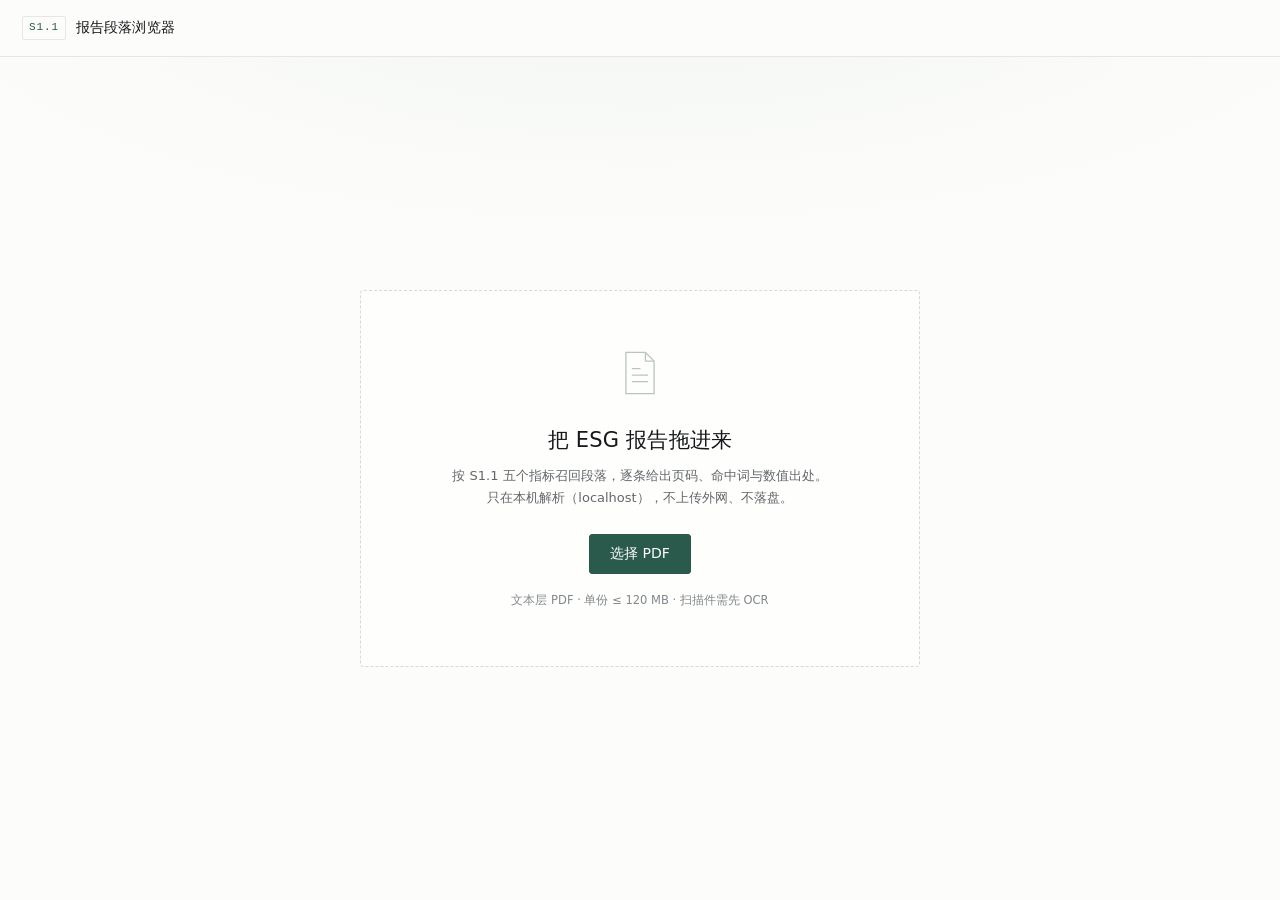
<file: web/explorer.html>
<!doctype html>
<html lang="zh-CN">
<head>
<meta charset="utf-8">
<meta name="viewport" content="width=device-width, initial-scale=1">
<title>S1.1 报告段落浏览器</title>
<link rel="icon" href="data:image/svg+xml,%3Csvg xmlns='http://www.w3.org/2000/svg' viewBox='0 0 16 16'%3E%3Crect width='16' height='16' rx='2' fill='%232a5a4c'/%3E%3Cpath d='M5 4h4.5L11 5.5V12H5z' fill='none' stroke='%23fff' stroke-width='1'/%3E%3C/svg%3E">
<link rel="stylesheet" href="explorer.css">
</head>
<body>

<header class="topbar">
  <div class="brand">
    <span class="brand-code">S1.1</span>
    <span class="brand-title">报告段落浏览器</span>
  </div>
  <div class="docmeta" id="docMeta"></div>
  <div class="actions">
    <button class="btn ghost btn-pdf" id="btnPdf">PDF 预览</button>
    <button class="btn ghost" id="btnJson" hidden>下载 JSON</button>
    <button class="btn ghost" id="btnNew" hidden>换一份</button>
  </div>
</header>

<main class="app" id="app">

  <!-- ---------------------------------------------------------- 上传 -->
  <section class="drop" id="drop">
    <div class="drop-inner" id="dropIdle">
      <div class="drop-icon" aria-hidden="true">
        <svg viewBox="0 0 48 48" width="52" height="52" fill="none" stroke="currentColor" stroke-width="1.2">
          <path d="M11 5h18l8 8v30H11z"/>
          <path d="M29 5v8h8" stroke-linejoin="round"/>
          <path d="M17 26h14M17 32h14M17 20h7" stroke-linecap="round"/>
        </svg>
      </div>
      <h1>把 ESG 报告拖进来</h1>
      <p class="drop-sub">按 S1.1 五个指标召回段落，逐条给出页码、命中词与数值出处。<br>
        只在本机解析（localhost），不上传外网、不落盘。</p>
      <button class="btn primary" id="btnPick">选择 PDF</button>
      <p class="drop-hint">文本层 PDF · 单份 ≤ 120 MB · 扫描件需先 OCR</p>
      <input type="file" id="file" accept=".pdf,application/pdf" hidden>
    </div>

    <div class="drop-inner loading" id="dropLoading" hidden>
      <div class="spinner" aria-hidden="true"></div>
      <h2 id="loadName"></h2>
      <p class="load-step" id="loadStep">读取 PDF 文本层…</p>
      <div class="bar"><i id="bar" class="s0"></i></div>
      <p class="load-time" id="loadTime">已用 0.0s</p>
    </div>

    <div class="drop-inner failure" id="dropError" hidden>
      <h2>解析失败</h2>
      <p id="errMsg"></p>
      <button class="btn primary" id="btnRetry">换一份 PDF</button>
    </div>
  </section>

  <!-- ---------------------------------------------------------- 工作区 -->
  <section class="workspace" id="ws" hidden>
    <nav class="rail" id="rail" aria-label="指标列表"></nav>
    <section class="pane" id="pane"></section>
    <aside class="pdf" id="pdfPane">
      <div class="pdf-bar">
        <span class="pdf-title">PDF 预览</span>
        <a class="link" id="pdfNewTab" target="_blank" rel="noopener">新标签页 ↗</a>
        <button class="btn tiny" id="btnPdfToggle">收起</button>
      </div>
      <div class="pdf-stage">
        <iframe id="pdfFrame" title="PDF 预览"></iframe>
        <div class="pdf-loading" id="pdfLoading" hidden>
          <span class="spinner"></span><span id="pdfLoadingText">正在载入 PDF…</span>
        </div>
      </div>
      <p class="pdf-hint">预览空白时用「新标签页」打开，地址栏的 <code>#page=N</code> 即当前页。</p>
    </aside>
  </section>

</main>

<div class="toast" id="toast" hidden></div>
<script src="explorer.js"></script>
</body>
</html>
</file>
<file: web/styles.css>
/* S1.1 指标看板 —— 只有排版、分隔线与一种强调色，没有卡片、阴影和图例。 */

:root {
  --bg: #fcfcfb;
  --ink: #16181a;
  --muted: #63676b;
  --faint: #83888c;
  --line: #e7e6e1;
  --line-soft: #f0efeb;
  --accent: #2a5a4c;
  --warn: #8a4b3f;
  --mono: "JetBrains Mono", "SFMono-Regular", Consolas, "Liberation Mono", monospace;
  --sans: "Inter", "Source Han Sans SC", "Noto Sans CJK SC", "PingFang SC",
          "Microsoft YaHei", system-ui, -apple-system, sans-serif;
}

* { box-sizing: border-box; }

html { height: 100%; }

body {
  margin: 0;
  background: var(--bg);
  color: var(--ink);
  font: 14px/1.55 var(--sans);
  font-variant-numeric: tabular-nums;
  -webkit-font-smoothing: antialiased;
  text-rendering: optimizeLegibility;
}

/* ------------------------------------------------------------ 顶栏 */
.topbar {
  position: sticky;
  top: 0;
  z-index: 10;
  height: 57px;
  display: flex;
  align-items: center;
  justify-content: space-between;
  gap: 24px;
  padding: 0 24px;
  border-bottom: 1px solid var(--line);
  background: rgba(252, 252, 251, 0.94);
  backdrop-filter: blur(6px);
}

.brand { display: flex; align-items: center; gap: 12px; min-width: 0; }

.brand-code {
  font-family: var(--mono);
  font-size: 11px;
  letter-spacing: 0.08em;
  color: var(--accent);
  border: 1px solid var(--line);
  padding: 2px 6px;
  border-radius: 2px;
}

.brand-title {
  font-size: 14px;
  font-weight: 500;
  letter-spacing: 0.01em;
  white-space: nowrap;
  overflow: hidden;
  text-overflow: ellipsis;
}

.topbar-meta {
  display: flex;
  align-items: center;
  gap: 14px;
  font-size: 11.5px;
  color: var(--muted);
  white-space: nowrap;
}

.topbar-meta span + span::before {
  content: "·";
  color: var(--faint);
  margin-right: 14px;
}

/* ------------------------------------------------------------ 骨架 */
.shell {
  display: grid;
  grid-template-columns: 232px minmax(0, 1fr);
  min-height: calc(100vh - 57px);
}

.rail {
  position: sticky;
  top: 57px;
  align-self: start;
  min-width: 0;
  height: calc(100vh - 57px);
  overflow-y: auto;
  overflow-x: hidden;
  padding: 14px 0 28px;
  border-right: 1px solid var(--line);
}

.main {
  width: 100%;
  max-width: 1120px;
  padding: 38px 48px 72px;
}

/* ------------------------------------------------------------ 公司列表 */
.rail-item {
  display: grid;
  grid-template-columns: minmax(0, 1fr) auto;
  align-items: center;
  gap: 8px;
  width: 100%;
  margin: 0;
  padding: 11px 18px 11px 22px;
  border: 0;
  border-left: 2px solid transparent;
  background: none;
  color: inherit;
  font: inherit;
  text-align: left;
  cursor: pointer;
}

.rail-item:hover { background: #f5f4f0; }

.rail-item:focus-visible {
  outline: 1px solid var(--accent);
  outline-offset: -1px;
}

.rail-item.is-active {
  border-left-color: var(--accent);
  background: #f2f1ec;
}

.rail-name {
  display: block;
  font-size: 13.5px;
  white-space: nowrap;
  overflow: hidden;
  text-overflow: ellipsis;
}

.rail-item.is-active .rail-name { font-weight: 600; }

.rail-code {
  display: block;
  margin-top: 1px;
  font-family: var(--mono);
  font-size: 10.5px;
  letter-spacing: 0.02em;
  color: var(--faint);
}

.rail-score {
  font-size: 13px;
  color: var(--muted);
}

.rail-item.is-active .rail-score { color: var(--ink); }

/* ------------------------------------------------------------ 公司头 */
.company {
  display: flex;
  align-items: flex-end;
  justify-content: space-between;
  gap: 32px;
  padding-bottom: 26px;
  border-bottom: 1px solid var(--line);
}

.company h1 {
  margin: 0 0 7px;
  font-size: 26px;
  font-weight: 600;
  letter-spacing: 0.01em;
  line-height: 1.2;
}

.company-sub {
  display: flex;
  align-items: baseline;
  gap: 12px;
  font-size: 11.5px;
  letter-spacing: 0.02em;
  color: var(--muted);
}

.company-sub .code { font-family: var(--mono); color: var(--faint); }

.total { text-align: right; white-space: nowrap; }

.total-label {
  display: block;
  margin-bottom: 6px;
  font-size: 11px;
  letter-spacing: 0.08em;
  color: var(--faint);
}

.total-line {
  display: flex;
  align-items: baseline;
  justify-content: flex-end;
  gap: 12px;
}

.total-num {
  font-size: 44px;
  font-weight: 500;
  line-height: 1;
  letter-spacing: -0.02em;
}

.total-norm { font-size: 12px; color: var(--muted); }

.total-bar {
  width: 100%;
  height: 3px;
  margin-top: 10px;
  background: var(--line);
  overflow: hidden;
}

.total-bar > span {
  display: block;
  height: 100%;
  background: var(--accent);
}

/* ------------------------------------------------------------ 取值 */
.values {
  display: grid;
  grid-template-columns: repeat(4, minmax(0, 1fr));
  gap: 28px;
  margin: 0;
  padding: 22px 0 24px;
  border-bottom: 1px solid var(--line);
}

.value { min-width: 0; }

.value dd { margin: 0; }

.value .label {
  margin-bottom: 7px;
  font-size: 11px;
  letter-spacing: 0.06em;
  color: var(--faint);
}

.value .val {
  font-size: 23px;
  font-weight: 500;
  letter-spacing: -0.01em;
  line-height: 1.15;
}

.value .val.is-missing {
  font-size: 14px;
  font-weight: 400;
  color: var(--faint);
}

.value .sub {
  display: flex;
  flex-wrap: wrap;
  gap: 8px;
  min-height: 17px;
  margin-top: 6px;
  font-size: 11.5px;
  color: var(--muted);
}

.page {
  font-family: var(--mono);
  font-size: 10.5px;
  color: var(--faint);
}

/* ------------------------------------------------------------ 指标表 */
.ind-head,
.ind {
  display: grid;
  grid-template-columns: 56px minmax(0, 1fr) 54px 72px 60px 14px;
  align-items: center;
  gap: 12px;
}

.ind-head {
  padding: 22px 8px 10px;
  border-bottom: 1px solid var(--line);
  font-size: 11px;
  letter-spacing: 0.06em;
  color: var(--faint);
}

.ind {
  padding: 15px 8px;
  border-bottom: 1px solid var(--line);
  cursor: pointer;
}

.ind:hover { background: #f6f5f1; }
.ind.is-open { background: #f6f5f1; border-bottom-color: transparent; }

.ind:focus-visible {
  outline: 1px solid var(--accent);
  outline-offset: -1px;
}

.ind-code {
  font-family: var(--mono);
  font-size: 11px;
  color: var(--faint);
}

.ind-name { font-size: 14px; }

.num { text-align: right; }

.ind .weight,
.ind .contrib { font-size: 12.5px; color: var(--muted); }

.ind .score { font-size: 15px; font-weight: 500; }

.chev {
  font-family: var(--mono);
  font-size: 13px;
  line-height: 1;
  color: var(--faint);
  text-align: center;
  user-select: none;
}

/* ------------------------------------------------------------ 展开区 */
.ind-detail {
  padding: 2px 8px 24px 76px;
  border-bottom: 1px solid var(--line);
  background: #f6f5f1;
}

.detail-meta {
  display: flex;
  flex-wrap: wrap;
  gap: 18px;
  margin: 0 0 12px;
  font-size: 11.5px;
  color: var(--muted);
}

.detail-meta b { font-weight: 500; color: var(--ink); }

.part {
  display: grid;
  grid-template-columns: 20px minmax(0, 1fr);
  gap: 10px;
  padding: 12px 0;
  border-top: 1px solid #eceae4;
}

.part-key {
  padding-top: 1px;
  font-family: var(--mono);
  font-size: 11px;
  color: var(--faint);
}

.part-line {
  display: grid;
  grid-template-columns: minmax(0, 1fr) 54px 72px;
  align-items: baseline;
  gap: 12px;
  padding-right: 98px;
}

.part-name { font-size: 13px; font-weight: 500; }

.part-weight {
  font-size: 11.5px;
  color: var(--muted);
  text-align: right;
}

.part-score {
  font-size: 13px;
  font-weight: 500;
  text-align: right;
}

.part-note {
  margin: 4px 0 0;
  font-size: 12.5px;
  line-height: 1.6;
  color: #4f5356;
}

.part-gap {
  margin: 7px 0 0;
  font-size: 12.5px;
  line-height: 1.6;
  color: var(--warn);
}

.ev {
  margin-top: 14px;
  padding-top: 12px;
  border-top: 1px solid #eceae4;
}

.ev-title {
  margin-bottom: 2px;
  font-size: 11px;
  letter-spacing: 0.06em;
  color: var(--faint);
}

.ev ul { margin: 0; padding: 0; list-style: none; }

.ev li {
  position: relative;
  padding-left: 40px;
  margin: 8px 0 0;
  font-size: 12.5px;
  line-height: 1.65;
  color: #55595c;
}

.ev li .page {
  position: absolute;
  left: 0;
  top: 2px;
}

/* ------------------------------------------------------------ 页脚 */
.foot {
  display: flex;
  flex-wrap: wrap;
  gap: 14px;
  margin: 26px 0 0;
  font-size: 11px;
  color: var(--faint);
}

.foot span + span::before {
  content: "·";
  margin-right: 14px;
}

/* ------------------------------------------------------------ 窄屏 */
@media (max-width: 900px) {
  .shell { grid-template-columns: minmax(0, 1fr); }

  .rail {
    position: static;
    display: flex;
    flex-wrap: wrap;
    gap: 2px;
    height: auto;
    overflow: visible;
    padding: 8px 12px;
    border-right: 0;
    border-bottom: 1px solid var(--line);
  }

  .rail-item {
    flex: 0 0 auto;
    width: auto;
    grid-template-columns: auto auto;
    padding: 8px 12px;
    border-left: 0;
    border-bottom: 2px solid transparent;
  }

  .rail-item.is-active {
    border-bottom-color: var(--accent);
    background: none;
  }

  .rail-code { display: none; }

  .main { padding: 26px 20px 56px; }

  .company { flex-direction: column; align-items: flex-start; gap: 18px; }

  .total { text-align: left; }
  .total-line { justify-content: flex-start; }

  .values { grid-template-columns: repeat(2, minmax(0, 1fr)); gap: 20px; }

  .ind-head,
  .ind { grid-template-columns: 34px minmax(0, 1fr) 42px 54px 12px; gap: 8px; }

  .ind-head .col-contrib,
  .ind .contrib { display: none; }

  .ind-detail { padding-left: 8px; }

  .part-line {
    grid-template-columns: minmax(0, 1fr) 42px 54px;
    gap: 8px;
    padding-right: 20px;
  }
}

@media (max-width: 560px) {
  .topbar { padding: 0 16px; }
  .topbar-meta span:nth-child(3) { display: none; }
  .brand-title { font-size: 13px; }
  .company h1 { font-size: 23px; }
  .total-num { font-size: 38px; }
  .values { grid-template-columns: repeat(2, minmax(0, 1fr)); gap: 18px; }
}

@media print {
  .topbar { position: static; }
  .rail { display: none; }
  .shell { grid-template-columns: 1fr; }
  .main { max-width: none; padding: 0; }
  .ind-detail { break-inside: avoid; }
}
</file>
<file: web/explorer.css>
/* S1.1 报告段落浏览器 —— 与指标看板同一套视觉：一种强调色、细线分隔、不做卡片堆叠。 */

:root {
  --bg: #fcfcfb;
  --surface: #f7f7f3;
  --ink: #16181a;
  --muted: #63676b;
  --faint: #83888c;
  --line: #e7e6e1;
  --line-soft: #f0efeb;
  --accent: #2a5a4c;
  --accent-soft: #eef4f0;
  --warn: #8a4b3f;
  --mark: #e4efe8;
  --mono: "JetBrains Mono", "SFMono-Regular", Consolas, "Liberation Mono", monospace;
  --sans: "Inter", "Source Han Sans SC", "Noto Sans CJK SC", "PingFang SC",
          "Microsoft YaHei", system-ui, -apple-system, sans-serif;
}

* { box-sizing: border-box; }
html, body { height: 100%; }

/* 作者样式里的 display:flex/grid 会盖过 UA 的 [hidden]{display:none}，显式兜住 */
[hidden] { display: none !important; }

body {
  margin: 0;
  background: var(--bg);
  color: var(--ink);
  font: 14px/1.55 var(--sans);
  font-variant-numeric: tabular-nums;
  -webkit-font-smoothing: antialiased;
  text-rendering: optimizeLegibility;
}

button, input { font: inherit; color: inherit; }

/* ------------------------------------------------------------ 顶栏 */
.topbar {
  position: sticky;
  top: 0;
  z-index: 30;
  height: 57px;
  display: flex;
  align-items: center;
  gap: 20px;
  padding: 0 22px;
  border-bottom: 1px solid var(--line);
  background: rgba(252, 252, 251, .94);
  backdrop-filter: blur(6px);
}

.brand { display: flex; align-items: center; gap: 10px; flex: none; }

.brand-code {
  font-family: var(--mono);
  font-size: 11px;
  letter-spacing: .08em;
  color: var(--accent);
  border: 1px solid var(--line);
  padding: 2px 6px;
  border-radius: 2px;
}

.brand-title { font-size: 14px; font-weight: 500; letter-spacing: .01em; white-space: nowrap; }

.docmeta {
  display: flex;
  align-items: center;
  gap: 0;
  min-width: 0;
  overflow: hidden;
  font-size: 11.5px;
  color: var(--muted);
  white-space: nowrap;
}

.docmeta span { display: inline-flex; align-items: center; }
.docmeta span + span::before { content: "·"; color: var(--faint); margin: 0 9px; }
.docmeta .warn { color: var(--warn); }
.docmeta .name {
  max-width: 34ch;
  overflow: hidden;
  text-overflow: ellipsis;
  color: var(--ink);
}

.actions { margin-left: auto; display: flex; gap: 8px; flex: none; }
.btn-pdf { display: none; }

/* ------------------------------------------------------------ 按钮 */
.btn {
  border: 1px solid var(--line);
  background: #fff;
  padding: 6px 12px;
  border-radius: 3px;
  cursor: pointer;
  transition: background .12s, border-color .12s, color .12s;
  white-space: nowrap;
}
.btn:hover { background: var(--surface); border-color: #d8d7d1; }
.btn:active { transform: translateY(.5px); }
.btn.primary {
  background: var(--accent);
  border-color: var(--accent);
  color: #fff;
  padding: 8px 20px;
}
.btn.primary:hover { background: #245043; border-color: #245043; }
.btn.ghost { background: transparent; }
.btn.tiny { padding: 3px 9px; font-size: 11.5px; }

.link {
  border: 0;
  background: none;
  padding: 0;
  color: var(--accent);
  font-size: 11.5px;
  cursor: pointer;
  text-decoration: none;
  border-bottom: 1px solid transparent;
}
.link:hover { border-bottom-color: currentColor; }

/* ------------------------------------------------------------ 上传页 */
.app { min-height: calc(100vh - 57px); }

.drop {
  min-height: calc(100vh - 57px);
  display: flex;
  align-items: center;
  justify-content: center;
  padding: 48px 24px;
  background:
    radial-gradient(1200px 420px at 50% -10%, #f2f6f3 0%, rgba(252,252,251,0) 60%);
}

.drop.dragging .drop-inner {
  border-color: var(--accent);
  background: var(--accent-soft);
}

.drop-inner {
  width: min(560px, 100%);
  padding: 56px 40px;
  border: 1px dashed #d9d8d2;
  border-radius: 4px;
  background: rgba(255, 255, 255, .6);
  text-align: center;
  transition: border-color .15s, background .15s;
}

.drop-inner h1 { margin: 18px 0 8px; font-size: 21px; font-weight: 500; letter-spacing: .01em; }
.drop-inner h2 { margin: 16px 0 6px; font-size: 16px; font-weight: 500; word-break: break-all; }
.drop-sub { margin: 0 0 24px; color: var(--muted); font-size: 13px; line-height: 1.75; }
.drop-hint { margin: 18px 0 0; color: var(--faint); font-size: 11.5px; }
.drop-icon { color: #b9c6bf; }

.failure h2 { color: var(--warn); }
.failure p { color: var(--muted); font-size: 13px; margin: 0 0 22px; }

/* 解析中 */
.loading .spinner {
  width: 26px;
  height: 26px;
  margin: 0 auto;
  border: 2px solid var(--line);
  border-top-color: var(--accent);
  border-radius: 50%;
  animation: spin .8s linear infinite;
}
@keyframes spin { to { transform: rotate(360deg); } }

.load-step { margin: 4px 0 18px; color: var(--muted); font-size: 12.5px; min-height: 1.6em; }
.load-time { margin: 10px 0 0; color: var(--faint); font-family: var(--mono); font-size: 11px; }

.bar { height: 2px; background: var(--line-soft); overflow: hidden; }
.bar i {
  display: block;
  height: 100%;
  background: var(--accent);
  width: 6%;
  transition: width 1.2s ease-out;
}
.bar i.s0 { width: 8%; }
.bar i.s1 { width: 34%; }
.bar i.s2 { width: 72%; }
.bar i.s3 { width: 94%; }

/* ------------------------------------------------------------ 工作区 */
.workspace {
  display: grid;
  grid-template-columns: 252px minmax(360px, 1fr) minmax(380px, 42%);
  height: calc(100vh - 57px);
}

.rail {
  overflow: auto;
  border-right: 1px solid var(--line);
  padding: 12px 0 40px;
  background: #fdfdfb;
}
body.pdf-hidden .workspace { grid-template-columns: 252px minmax(0, 1fr); }

.rail-label {
  padding: 10px 20px 8px;
  font-size: 10.5px;
  letter-spacing: .1em;
  color: var(--faint);
  text-transform: uppercase;
}

.rail-item {
  position: relative;
  display: block;
  width: 100%;
  padding: 11px 18px 12px 21px;
  border: 0;
  border-left: 2px solid transparent;
  background: none;
  text-align: left;
  cursor: pointer;
}
.rail-item:hover { background: #f6f6f2; }
.rail-item.on {
  border-left-color: var(--accent);
  background: var(--accent-soft);
}

.ri-head { display: flex; align-items: baseline; justify-content: space-between; gap: 8px; }
.ri-code { font-family: var(--mono); font-size: 11px; color: var(--accent); letter-spacing: .04em; }
.ri-count {
  font-family: var(--mono);
  font-size: 10.5px;
  color: var(--muted);
  background: #f0f0ec;
  border-radius: 2px;
  padding: 0 5px;
  min-width: 22px;
  text-align: center;
}
.rail-item.on .ri-count { background: #fff; color: var(--accent); }
.ri-name { margin-top: 2px; font-size: 13px; overflow: hidden; text-overflow: ellipsis; white-space: nowrap; }
.ri-sub {
  margin-top: 1px;
  font-size: 11px;
  color: var(--faint);
  overflow: hidden;
  text-overflow: ellipsis;
  white-space: nowrap;
}

.rail-item.quiet .ri-name { color: var(--muted); }

/* ------------------------------------------------------------ 中间栏 */
.pane {
  overflow: auto;
  padding: 26px 40px 96px;
  scroll-behavior: smooth;
}

.pane-head { padding-bottom: 18px; border-bottom: 1px solid var(--line); }
.pane-kicker {
  font-family: var(--mono);
  font-size: 11px;
  color: var(--accent);
  letter-spacing: .06em;
}
.pane-head h1 { margin: 6px 0 4px; font-size: 22px; font-weight: 500; letter-spacing: .01em; }
.pane-sub { margin: 0; font-size: 12.5px; color: var(--muted); }
.pane-sub b { font-weight: 500; color: var(--ink); }
.pane-stat { margin: 10px 0 0; font-size: 11.5px; color: var(--faint); }

details.rubric { margin: 16px 0 0; border: 1px solid var(--line); border-radius: 3px; background: #fff; }
details.rubric > summary {
  cursor: pointer;
  padding: 9px 14px;
  font-size: 12px;
  color: var(--muted);
  list-style: none;
}
details.rubric > summary::-webkit-details-marker { display: none; }
details.rubric > summary::before { content: "＋"; margin-right: 8px; color: var(--faint); font-size: 11px; }
details.rubric[open] > summary::before { content: "－"; }
details.rubric[open] > summary { border-bottom: 1px solid var(--line-soft); }

.rubric-body { padding: 12px 16px 16px; }
.tier { display: grid; grid-template-columns: 40px 1fr; gap: 10px; padding: 5px 0; }
.tier + .tier { border-top: 1px dotted var(--line-soft); }
.tier-n { font-family: var(--mono); font-size: 11.5px; color: var(--accent); padding-top: 2px; }
.tier p { margin: 0; font-size: 12.5px; color: #33383b; line-height: 1.7; }
.rubric-note {
  margin: 10px 0 0;
  padding-left: 10px;
  border-left: 2px solid var(--line);
  font-size: 11.5px;
  color: var(--muted);
  line-height: 1.7;
}

.toolbar {
  position: sticky;
  top: -26px;
  z-index: 5;
  display: flex;
  align-items: center;
  gap: 12px;
  padding: 12px 0;
  margin-top: 4px;
  background: linear-gradient(var(--bg) 78%, rgba(252,252,251,0));
}

.search {
  flex: 1;
  min-width: 120px;
  border: 1px solid var(--line);
  border-radius: 3px;
  background: #fff;
  padding: 6px 10px;
  font-size: 12.5px;
}
.search:focus { outline: none; border-color: #b9c9c0; box-shadow: 0 0 0 3px var(--accent-soft); }

.seg { display: inline-flex; border: 1px solid var(--line); border-radius: 3px; overflow: hidden; }
.seg button {
  border: 0;
  background: #fff;
  padding: 5px 10px;
  font-size: 11.5px;
  color: var(--muted);
  cursor: pointer;
}
.seg button + button { border-left: 1px solid var(--line); }
.seg button.on { background: var(--accent-soft); color: var(--accent); }

/* 段落 */
.para {
  padding: 16px 12px 14px;
  margin: 0 -12px;
  border-bottom: 1px solid var(--line-soft);
  border-radius: 3px;
  cursor: pointer;
  transition: background .12s;
}
.para:hover { background: #fbfbf7; }
.para.sel { background: #f4f8f5; box-shadow: inset 2px 0 0 var(--accent); }

.para-head { display: flex; align-items: center; flex-wrap: wrap; gap: 8px; }
.pg {
  font-family: var(--mono);
  font-size: 11px;
  color: var(--accent);
  border: 1px solid var(--line);
  background: #fff;
  padding: 1px 5px;
  border-radius: 2px;
}
.hit { font-size: 11px; color: var(--faint); }
.chips { display: inline-flex; flex-wrap: wrap; gap: 4px; }
.chip {
  font-size: 10.5px;
  color: #3b5a4f;
  background: var(--accent-soft);
  border: 1px solid #dde9e1;
  border-radius: 2px;
  padding: 0 5px;
  line-height: 1.6;
}
.chip.more { background: #f4f4f0; border-color: var(--line); color: var(--faint); }
.para-head .spacer { flex: 1; }
.para-actions { display: inline-flex; gap: 10px; opacity: 0; transition: opacity .12s; }
.para:hover .para-actions, .para.sel .para-actions { opacity: 1; }

.txt { margin: 9px 0 0; font-size: 13.5px; line-height: 1.78; color: #22262a; word-break: break-word; }
.txt mark {
  background: var(--mark);
  color: inherit;
  padding: 0 1px;
  border-radius: 1px;
  box-shadow: inset 0 -1px 0 rgba(42, 90, 76, .35);
}
.para-foot { margin-top: 7px; font-size: 10.5px; color: var(--faint); letter-spacing: .01em; }

.empty { padding: 64px 8px; color: var(--muted); }
.empty h3 { margin: 0 0 8px; font-size: 15px; font-weight: 500; color: var(--ink); }
.empty p { margin: 0 0 14px; font-size: 12.5px; line-height: 1.8; }
.empty details { font-size: 12px; }
.empty summary { cursor: pointer; color: var(--accent); }
.kwlist { margin-top: 12px; columns: 2; column-gap: 28px; }
.kwgroup { break-inside: avoid; margin: 0 0 10px; font-size: 11px; color: var(--muted); }
.kwgroup b { display: block; font-weight: 500; color: var(--ink); font-size: 11.5px; margin-bottom: 2px; }
.kwgroup span { display: block; color: var(--faint); }

/* 数值证据 */
.facts-intro { margin: 0 0 16px; font-size: 12.5px; color: var(--muted); line-height: 1.8; }
.facts-wrap { overflow-x: auto; }
.facts { width: 100%; border-collapse: collapse; font-size: 12.5px; }
.facts th {
  text-align: left;
  font-weight: 500;
  font-size: 10.5px;
  letter-spacing: .08em;
  color: var(--faint);
  white-space: nowrap;
  padding: 0 10px 8px 0;
  border-bottom: 1px solid var(--line);
}
.facts td { padding: 9px 10px 9px 0; border-bottom: 1px solid var(--line-soft); vertical-align: top; }
.facts td.num { font-family: var(--mono); white-space: nowrap; }
.facts tr.best td { background: #fbfdfb; }
.facts .quote {
  display: block;
  margin-top: 3px;
  color: var(--faint);
  font-size: 11px;
  line-height: 1.6;
  max-width: 58ch;
}
.badge {
  display: inline-block;
  font-size: 10px;
  padding: 0 5px;
  border-radius: 2px;
  border: 1px solid var(--line);
  color: var(--muted);
}
.badge.hi { color: var(--accent); border-color: #cfe0d6; background: var(--accent-soft); }
.badge.lo { color: var(--warn); border-color: #e6d3ce; background: #fbf2ef; }

.warnings { margin: 22px 0 0; padding: 12px 14px; background: #fdfaf4; border: 1px solid #eee6d7; border-radius: 3px; }
.warnings h4 { margin: 0 0 6px; font-size: 11.5px; font-weight: 500; color: #7a6234; }
.warnings li { font-size: 11.5px; color: #6f6350; line-height: 1.7; }

/* ------------------------------------------------------------ PDF 栏 */
.pdf {
  display: flex;
  flex-direction: column;
  min-width: 0;
  border-left: 1px solid var(--line);
  background: #f4f4f0;
}
.pdf-bar {
  display: flex;
  align-items: center;
  gap: 12px;
  height: 38px;
  padding: 0 12px;
  border-bottom: 1px solid var(--line);
  background: #fdfdfb;
}
.pdf-title { font-size: 11.5px; color: var(--muted); }
.pdf-bar .link { margin-left: auto; }
.pdf iframe { flex: 1; width: 100%; border: 0; background: #fff; }

.pdf-stage { position: relative; display: flex; flex: 1; min-height: 0; }
.pdf-loading {
  position: absolute;
  inset: 0;
  z-index: 3;
  display: flex;
  align-items: center;
  justify-content: center;
  gap: 10px;
  background: rgba(252, 252, 251, .9);
  color: var(--muted);
  font-size: 12px;
}
.pdf-loading .spinner {
  width: 16px;
  height: 16px;
  border: 2px solid var(--line);
  border-top-color: var(--accent);
  border-radius: 50%;
  animation: spin .8s linear infinite;
}
.pdf-hint { margin: 0; padding: 7px 12px; font-size: 10.5px; color: var(--faint); border-top: 1px solid var(--line); }
.pdf-hint code { font-family: var(--mono); font-size: 10px; }

/* ------------------------------------------------------------ 提示条 */
.toast {
  position: fixed;
  left: 50%;
  bottom: 28px;
  transform: translateX(-50%);
  z-index: 60;
  max-width: min(560px, 90vw);
  padding: 9px 16px;
  border-radius: 3px;
  background: #22262a;
  color: #fff;
  font-size: 12.5px;
  box-shadow: 0 6px 24px rgba(0, 0, 0, .18);
}

/* ------------------------------------------------------------ 窄屏 */
@media (max-width: 1180px) {
  .workspace { grid-template-columns: 218px minmax(0, 1fr); }
  .btn-pdf { display: inline-block; }
  .pdf {
    display: none;
    position: fixed;
    top: 57px;
    right: 0;
    bottom: 0;
    width: min(760px, 90vw);
    z-index: 25;
    border-left: 1px solid var(--line);
    box-shadow: -16px 0 40px rgba(0, 0, 0, .12);
  }
  body.pdf-open .pdf { display: flex; }
  .pane { padding: 24px 26px 96px; }
}

@media (max-width: 760px) {
  .brand-title { display: none; }
  .docmeta { display: none; }
  .app { min-height: calc(100vh - 57px); }
  .workspace { grid-template-columns: minmax(0, 1fr); }
  .rail {
    display: flex;
    gap: 6px;
    overflow-x: auto;
    border-right: 0;
    border-bottom: 1px solid var(--line);
    padding: 8px 10px;
  }
  .rail-label { display: none; }
  .rail-item {
    flex: none;
    width: 158px;
    border-left: 0;
    border: 1px solid var(--line);
    border-radius: 3px;
    padding: 8px 10px;
  }
  .rail-item.on { border-color: var(--accent); border-left-width: 1px; }
  .pane { height: auto; padding: 18px 16px 80px; }
  .pdf { width: 100vw; }
  .toolbar { top: -18px; }
  .kwlist { columns: 1; }
  .drop-inner { padding: 40px 22px; }
}
</file>
